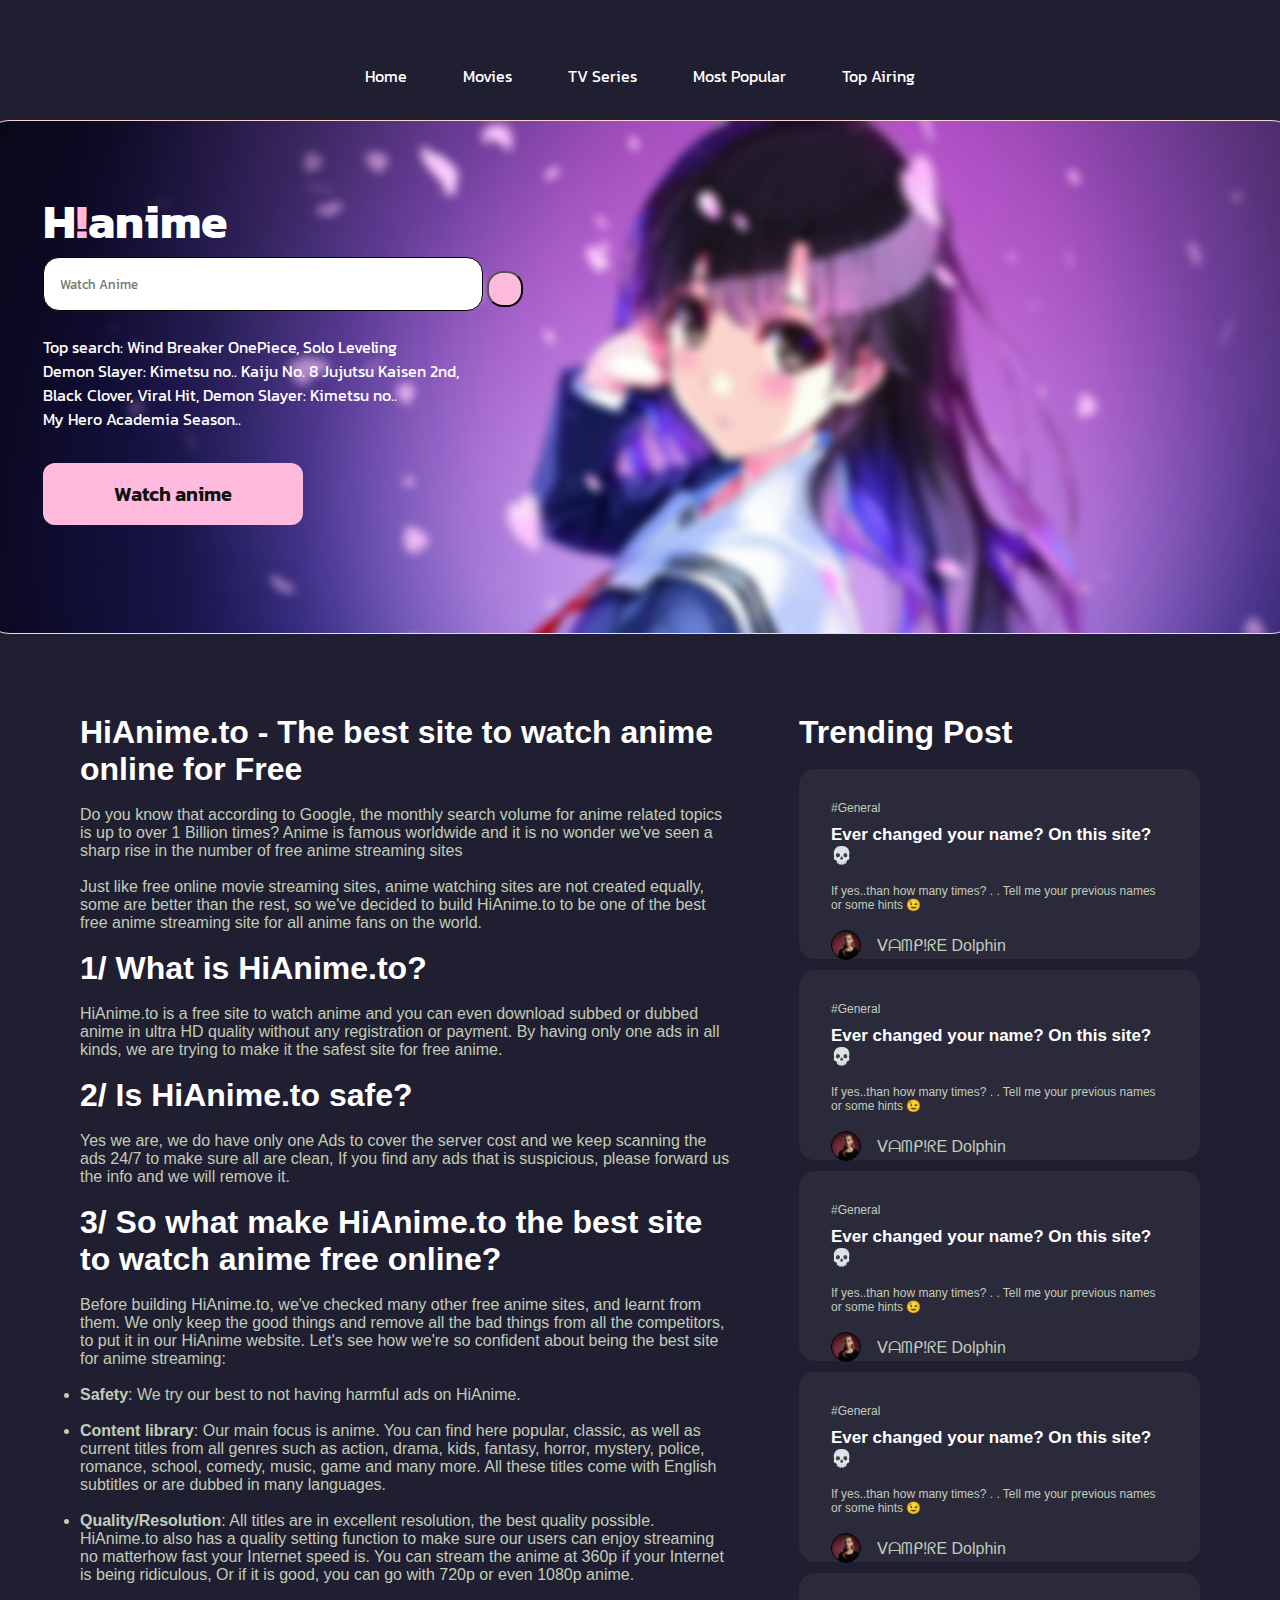
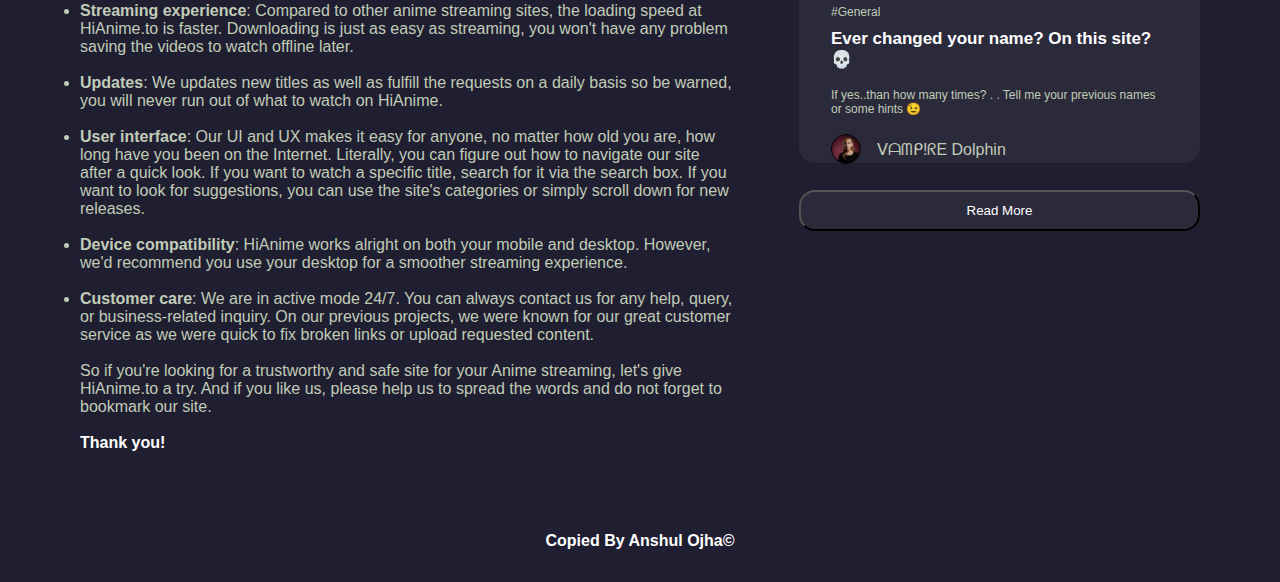
<file: index.html>
<!DOCTYPE html>
<html lang="en">

<head>
    <meta charset="UTF-8">
    <meta name="viewport" content="width=device-width, initial-scale=1.0">
    <title>Hi-Anime</title>
    <link rel="stylesheet" href="style.css">
    <link rel="stylesheet" href="https://cdnjs.cloudflare.com/ajax/libs/font-awesome/6.5.2/css/all.min.css"
        integrity="sha512-SnH5WK+bZxgPHs44uWIX+LLJAJ9/2PkPKZ5QiAj6Ta86w+fsb2TkcmfRyVX3pBnMFcV7oQPJkl9QevSCWr3W6A=="
        crossorigin="anonymous" referrerpolicy="no-referrer" />
    <link
        href="https://fonts.googleapis.com/css2?family=Kanit:ital,wght@0,100;0,200;0,300;0,400;0,500;0,600;0,700;0,800;0,900;1,100;1,200;1,300;1,400;1,500;1,600;1,700;1,800;1,900&family=Poetsen+One&display=swap"
        rel="stylesheet">
</head>

<body>
    <div class="main-body">
        <nav>
            <ul>
                <li><a href="#">Home</a></li>
                <li><a href="#">Movies</a></li>
                <li><a href="#">TV Series</a></li>
                <li><a href="#">Most Popular</a></li>
                <li><a href="#">Top Airing</a></li>
            </ul>
        </nav>
        <div class="main-screen">
            <div class="box">
                <h1>H<span>!</span>anime</h1>
                <input type="search" name="search" id="btn" placeholder="Watch Anime" required>
                <button class=" btn">
                    <i class="fa-solid fa-magnifying-glass"></i>
                </button>
                <br>
                <br>

                <p>Top search: Wind Breaker OnePiece, Solo Leveling <br>
                    Demon Slayer: Kimetsu no.. Kaiju No. 8 Jujutsu Kaisen 2nd, <br>
                    Black Clover, Viral Hit, Demon Slayer: Kimetsu no.. <br>
                    My Hero Academia Season..
                </p>

                <div class="searchbtn">
                    <a href="#">
                        Watch anime
                        <i class="fas fa-arrow-circle-right ml-4"></i>
                    </a>
                </div>
            </div>

        </div>


        <div class="seconddiv">
            <div class="written-contain">
                <h1>HiAnime.to - The best site to watch anime online for Free</h1>
                <br>
                <p>Do you know that according to Google, the monthly search volume for anime related topics is up to
                    over 1 Billion times? Anime is famous worldwide and it is no wonder we've seen a sharp rise in the
                    number of free anime streaming sites
                    <br><br>
                    <span>Just like free online movie streaming sites, anime watching sites are not created equally,
                        some are better than the rest, so we've decided to build HiAnime.to to be one of the best free
                        anime streaming site for all anime fans on the world.</span>
                </p>
                <br>
                <h1>1/ What is HiAnime.to?</h1> <br>
                <p>HiAnime.to is a free site to watch anime and you can even download subbed or dubbed anime in ultra HD
                    quality without any registration or payment. By having only one ads in all kinds, we are trying to
                    make it the safest site for free anime.</p><br>

                <h1>2/ Is HiAnime.to safe?</h1><br>
                <p>Yes we are, we do have only one Ads to cover the server cost and we keep scanning the ads 24/7 to
                    make sure all are clean, If you find any ads that is suspicious, please forward us the info and we
                    will remove it.</p><br>

                <h1>3/ So what make HiAnime.to the best site to watch anime free online?</h1><br>
                <p>Before building HiAnime.to, we've checked many other free anime sites, and learnt from them. We only
                    keep the good things and remove all the bad things from all the competitors, to put it in our
                    HiAnime website. Let's see how we're so confident about being the best site for anime streaming:
                    <br><br>
                <ul>
                    <li><b>Safety</b>: We try our best to not having harmful ads on HiAnime. <br><br></li>
                    <li> <b>Content library</b>: Our main focus is anime. You can find here popular, classic, as well as
                        current titles from all genres such as action, drama, kids, fantasy, horror, mystery, police,
                        romance, school, comedy, music, game and many more. All these titles come with English subtitles
                        or are dubbed in many languages. <br><br></li>
                    <li> <b>Quality/Resolution</b>: All titles are in excellent resolution, the best quality possible.
                        HiAnime.to also has a quality setting function to make sure our users can enjoy streaming no
                        matterhow fast your Internet speed is. You can stream the anime at 360p if your Internet is
                        being
                        ridiculous, Or if it is good, you can go with 720p or even 1080p anime. <br><br></li>
                    <li><b>Streaming experience</b>: Compared to other anime streaming sites, the loading speed at
                        HiAnime.to is faster. Downloading is just as easy as streaming, you won't have any problem
                        saving
                        the videos to watch offline later. <br><br></li>
                    <li> <b>Updates</b>: We updates new titles as well as fulfill the requests on a daily basis so be
                        warned, you will never run out of what to watch on HiAnime. <br><br></li>
                    <li><b>User interface</b>: Our UI and UX makes it easy for anyone, no matter how old you are, how
                        long
                        have you been on the Internet. Literally, you can figure out how to navigate our site after a
                        quick
                        look. If you want to watch a specific title, search for it via the search box. If you want to
                        look
                        for suggestions, you can use the site's categories or simply scroll down for new releases.
                        <br><br></li>
                    <li> <b>Device compatibility</b>: HiAnime works alright on both your mobile and desktop. However,
                        we'd
                        recommend you use your desktop for a smoother streaming experience. <br><br></li>
                    <li> <b>Customer care</b>: We are in active mode 24/7. You can always contact us for any help,
                        query, or
                        business-related inquiry. On our previous projects, we were known for our great customer service
                        as
                        we were quick to fix broken links or upload requested content. <br><br></li>
                </ul>

                So if you're looking for a trustworthy and safe site for your Anime streaming, let's give HiAnime.to
                a try. And if you like us, please help us to spread the words and do not forget to bookmark our
                site. <br><br>

                <span class="thanks">Thank you!</span>
                </p>
            </div>

            <div class="box-contain">
                <h1>Trending Post</h1><br>
                <div class="div1">
                    <span  class="general">#General</span>
                    <h3>Ever changed your name? On this site? 💀</h3><br>
                    <p class="small">If yes..than how many times? . . Tell me your previous names or some hints 😉</p> <br>
                    <div class="img">
                        <img src="pexels-itfeelslikefilm-1493111.jpg" alt="img">
                        <span>ᐯᗩᗰᑭ!ᖇE Dolphin</span>
                    </div>
                </div>
                <div class="div1">
                    <span  class="general">#General</span>
                    <h3>Ever changed your name? On this site? 💀</h3><br>
                    <p class="small">If yes..than how many times? . . Tell me your previous names or some hints 😉</p> <br>
                    <div class="img">
                        <img src="pexels-itfeelslikefilm-1493111.jpg" alt="img">
                        <span>ᐯᗩᗰᑭ!ᖇE Dolphin</span>
                    </div>
                </div>
                <div class="div1">
                    <span  class="general">#General</span>
                    <h3>Ever changed your name? On this site? 💀</h3><br>
                    <p class="small">If yes..than how many times? . . Tell me your previous names or some hints 😉</p> <br>
                    <div class="img">
                        <img src="pexels-itfeelslikefilm-1493111.jpg" alt="img">
                        <span>ᐯᗩᗰᑭ!ᖇE Dolphin</span>
                    </div>
                </div>
                <div class="div1">
                    <span  class="general">#General</span>
                    <h3>Ever changed your name? On this site? 💀</h3><br>
                    <p class="small">If yes..than how many times? . . Tell me your previous names or some hints 😉</p> <br>
                    <div class="img">
                        <img src="pexels-itfeelslikefilm-1493111.jpg" alt="img">
                        <span>ᐯᗩᗰᑭ!ᖇE Dolphin</span>
                    </div>
                </div>
                <div class="div1">
                    <span  class="general">#General</span>
                    <h3>Ever changed your name? On this site? 💀</h3><br>
                    <p class="small">If yes..than how many times? . . Tell me your previous names or some hints 😉</p> <br>
                    <div class="img">
                        <img src="pexels-itfeelslikefilm-1493111.jpg" alt="img">
                        <span>ᐯᗩᗰᑭ!ᖇE Dolphin</span>
                    </div>
                </div>
                <button class="Read-more">Read More</button>
            </div>
        </div>
        <footer>
            <span class="credit">Copied By Anshul Ojha&copy;</span>
        </footer>
    </div>
</body>

</html>
</file>
<file: style.css>
*{
    margin: 0;
    padding: 0;
    box-sizing: border-box;
}

.main-body{
    height: 100%;
    width: 100%;
    background-color: rgb(32, 31, 49);
    color: rgb(255, 210, 210);
    font-family: 'Trebuchet MS', 'Lucida Sans Unicode', 'Lucida Grande', 'Lucida Sans', Arial, sans-serif, Helvetica, 'Segoe UI', Tahoma, Geneva, Verdana, 'Franklin Gothic Medium', 'Arial Narrow', Arial, 'Lucida Sans', 'Lucida Sans Regular', 'Lucida Grande', 'Lucida Sans Unicode', Geneva, Verdana, sans-serif;
    display: flex;
    flex-direction: column;
    justify-content: center;
    align-items: center;
}



nav{
    margin-top: 2rem;
}

nav ul{
    display: flex;
    justify-content: center;
    align-items: center;
    list-style-type: none;
    padding: 2rem;
}

nav ul li a{
    text-decoration: none;
    margin: 1rem;
    padding: 12px;
    color: white;
    font-family: "Kanit", sans-serif;
}

nav ul li a:hover{
    color: rgb(187, 151, 231);
}

.box{   
    margin:4rem;
    /* font-family: "Poetsen One", sans-serif; */
    color: white;
    font-family: "Kanit", sans-serif;
}

.box span{
    color: rgb(255, 186, 222);
}
.main-screen{
    background-image: url('anime\ \(1\).jpg');
    background-size: cover;
    background-repeat: no-repeat;
    /* background-blend-mode; */
    width: 1325px;
    height: 514px;
    border: .5px solid;
    border-radius: 2rem;
    /* filter: blur(2px); */
}

.box h1{
    font-size: 3rem;
}

.box input{
    padding: 1rem;
    border: 1px solid;
    border-radius: 1rem;
    width: 440px;
    font-family: "Kanit", sans-serif;
}

.box .btn{
    padding: 1rem;
    border-radius: 1rem;
    background:  rgb(255, 186, 222);
    cursor: pointer;
    color: black;
}

.box .btn i{
    font-size: 1rem;
    /* cursor: pointer; */
}

.box .searchbtn{
    margin-top: 2rem;
    text-align: center;
}

.box .searchbtn a{
    display: block;
    border-radius: 12px;
    padding: 1rem;
    font-weight: 600;
    background: #ffbade;
    color: #111 ;
    border: none;
    box-shadow: none;
    max-width: 260px;
    text-decoration: none;
    font-size: 20px;
}


.seconddiv{
    display: flex;
    justify-content: center;
    padding: 5rem;
    color: rgb(193, 204, 184);
}

.written-contain ul{
    list-style-type: disc;
}

.div1{
    width: 401px;
    height: 190px;
    background: rgb(255, 255, 255, .05);
    padding: 2rem;
    border-radius: 1rem;
    margin-bottom: 11px;
}

.general{
    margin-bottom: 10px;
    display: block;  
    font-size: 12px;
}

.div1 h3{
    font-size: 17px;
    color: white;
}

.div1 .small{
    font-size: 12px;
}

.box-contain .img{
    display: flex;
    align-items: center;
    /* vertical-align: middle; */
}

.box-contain img{
    width: 30px;
    margin-right: 1rem;
    border-radius: 4rem;
    border: 1px solid black;
}

.Read-more{
    width: 401px;
    border-radius: 1rem;
    padding: 11px;
    background: rgb(255, 255, 255, .05);
    cursor: pointer;
    color: white;
    margin-top: 1rem;
}

.written-contain h1{
    color: white;
}

.written-contain{
    margin-right: 4rem;
}

.box-contain h1{
    color: white;
}

.thanks{
    color: white;
    font-weight: bolder;
}

.credit{
    color: white;
    display: block;
    font-weight: bolder;
    margin-bottom: 2rem;
}
</file>
